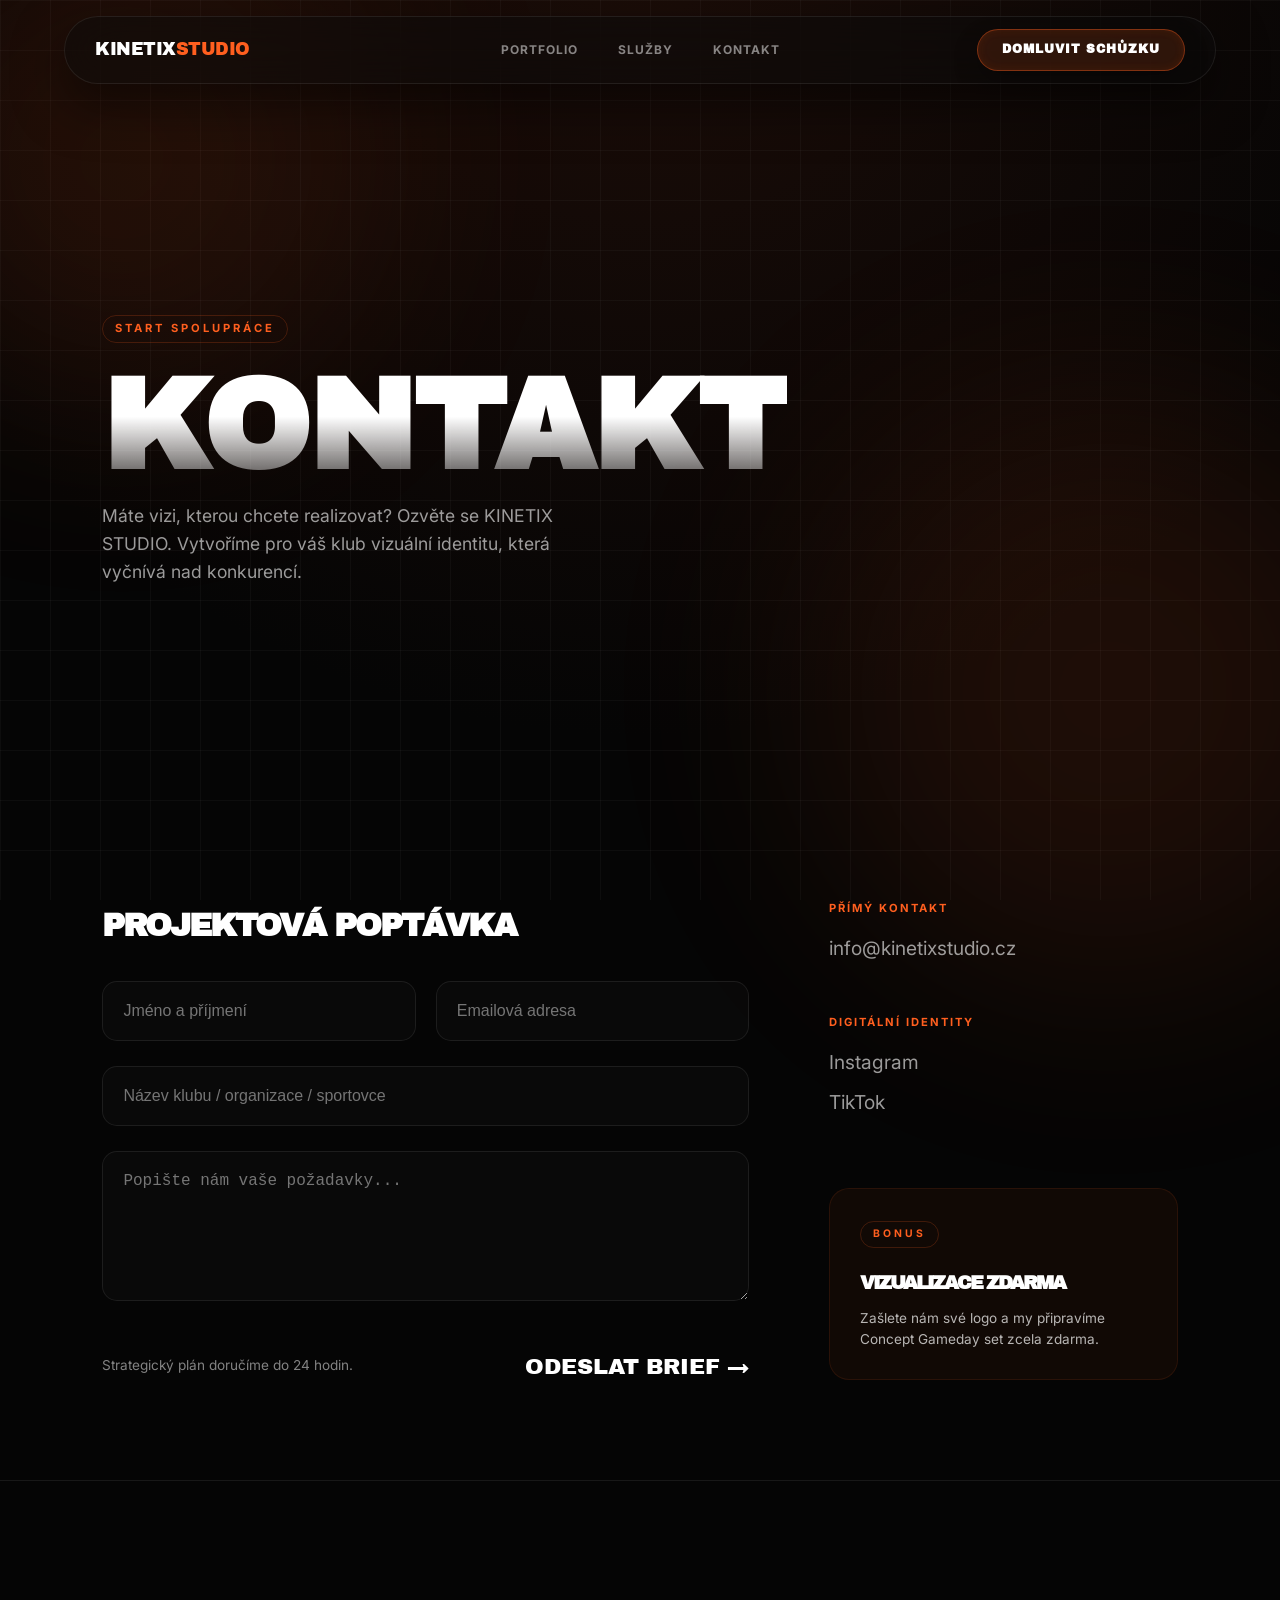
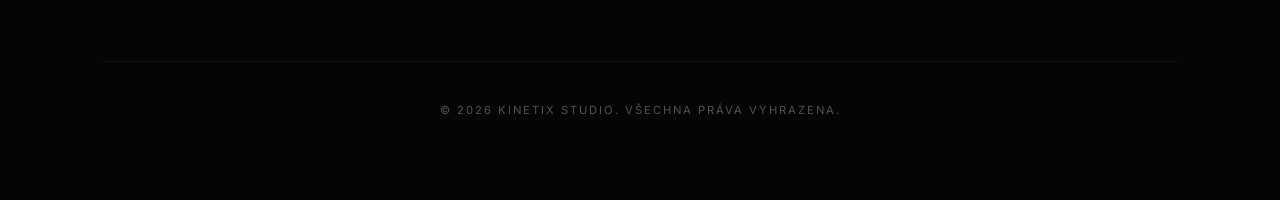
<file: kontakt.html>
<!DOCTYPE html>
<html lang="cs">
<head>
    <meta charset="UTF-8">
    <meta name="viewport" content="width=device-width, initial-scale=1.0">
    <title>KONTAKT | KINETIX STUDIO</title>
    <link rel="stylesheet" href="style.css">
    <link href="https://fonts.googleapis.com/css2?family=Archivo+Black&family=Inter:wght@400;700&display=swap" rel="stylesheet">
    <script src="https://cdnjs.cloudflare.com/ajax/libs/gsap/3.12.2/gsap.min.js"></script>
</head>
<body>

    <div class="blob-container">
        <div class="blob blob-1"></div>
        <div class="blob blob-2"></div>
    </div>

<nav>
    <div class="nav-container">
        <a href="index.html" class="logo">KINETIX<span>STUDIO</span></a>

        <div class="menu-toggle" id="mobile-menu">
            <span class="bar"></span>
            <span class="bar"></span>
            <span class="bar"></span>
        </div>

        <div class="nav-main-links" id="nav-list">
            <a href="portfolio.html">PORTFOLIO</a>
            <a href="sluzby.html">SLUŽBY</a>
            <a href="kontakt.html">KONTAKT</a>
            <a href="https://calendly.com/stepanzhor/30min" class="btn-cta-mobile">DOMLUVIT SCHŮZKU</a>
        </div>

        <div class="nav-right">
            <a href="https://calendly.com/stepanzhor/30min" target="_blank" class="btn-cta">DOMLUVIT SCHŮZKU</a>
        </div>
    </div>
</nav>

    <main>
        <section class="hero">
            <div class="hero-inner">
                <span class="badge">START SPOLUPRÁCE</span>
                <h1>KONTAKT</h1>
                <p>Máte vizi, kterou chcete realizovat? Ozvěte se KINETIX STUDIO. Vytvoříme pro váš klub vizuální identitu, která vyčnívá nad konkurencí.</p>
            </div>
        </section>

        <section class="section" style="padding-top: 0;">
            <div class="footer-container">
                <div class="footer-main-text">
                    <h2 class="section-title" style="font-size: 2rem; margin-bottom: 30px; text-align: left;">PROJEKTOVÁ POPTÁVKA</h2>
                    <form action="https://formspree.io/f/xojklyob" method="POST" class="kinetix-form-zio">
                        <div style="display: grid; grid-template-columns: repeat(auto-fit, minmax(250px, 1fr)); gap: 20px;">
                            <input type="text" name="name" placeholder="Jméno a příjmení" required>
                            <input type="email" name="email" placeholder="Emailová adresa" required>
                        </div>
                        <input type="text" name="club" placeholder="Název klubu / organizace / sportovce">
                        <textarea name="message" placeholder="Popište nám vaše požadavky..." required style="min-height: 150px;"></textarea>
                        
                        <div style="display: flex; align-items: center; justify-content: space-between; flex-wrap: wrap; gap: 20px; margin-top: 20px;">
                            <p style="font-size: 0.85rem; opacity: 0.5;">Strategický plán doručíme do 24 hodin.</p>
                            <button type="submit" class="btn-zio">ODESLAT BRIEF →</button>
                        </div>
                    </form>
                </div>

                <div class="footer-sidebar">
                    <div class="side-group">
                        <strong>PŘÍMÝ KONTAKT</strong>
                        <a href="mailto:info@kinetixstudio.cz">info@kinetixstudio.cz</a>
                    </div>
                    <div class="side-group">
                        <strong>DIGITÁLNÍ IDENTITY</strong>
                        <a href="https://instagram.com/kinetix.studio" target="_blank">Instagram</a>
                        <a href="https://tiktok.com/@kinetix.studio" target="_blank">TikTok</a>
                    </div>
                    
                    <div class="zio-item" style="padding: 30px; margin-top: 20px; background: rgba(255, 95, 31, 0.05); border-radius: 20px; border: 1px solid rgba(255, 95, 31, 0.1);">
                        <span class="badge" style="font-size: 0.65rem;">BONUS</span>
                        <h3 style="font-size: 1.2rem; margin: 10px 0;">VIZUALIZACE ZDARMA</h3>
                        <p style="font-size: 0.85rem; margin-bottom: 0; line-height: 1.5; opacity: 0.7;">Zašlete nám své logo a my připravíme Concept Gameday set zcela zdarma.</p>
                    </div>
                </div>
            </div>
        </section>
    </main>

    <footer class="footer-zio">
        <div class="footer-bottom">
            <p>&copy; 2026 KINETIX STUDIO. Všechna práva vyhrazena.</p>
        </div>
    </footer>

    <script>
        const mobileMenu = document.getElementById('mobile-menu');
        const navList = document.getElementById('nav-list');
        const body = document.body;

        // Hamburger Logika
        if (mobileMenu) {
            mobileMenu.addEventListener('click', () => {
                mobileMenu.classList.toggle('is-active');
                navList.classList.toggle('active');
                
                if (navList.classList.contains('active')) {
                    body.style.overflow = 'hidden';
                } else {
                    body.style.overflow = 'auto';
                }
            });
        }

        // Zavření menu po kliknutí na odkaz
        document.querySelectorAll('.nav-main-links a').forEach(link => {
            link.addEventListener('click', () => {
                mobileMenu.classList.remove('is-active');
                navList.classList.remove('active');
                body.style.overflow = 'auto';
            });
        });

        // GSAP Animace při načtení
        gsap.from(".hero-inner", { opacity: 0, y: 30, duration: 1, ease: "power2.out" });
        gsap.from(".footer-container", { opacity: 0, y: 50, duration: 1, delay: 0.3, ease: "power2.out" });
    </script>
</body>
</html>
</file>
<file: style.css>
:root {
    --orange: #FF5F1F;
    --black: #050505;
    --white: #FFFFFF;
    --card-glass: rgba(255, 255, 255, 0.015);
    --border-glass: rgba(255, 255, 255, 0.08);
}

/* --- ZÁKLADNÍ NASTAVENÍ --- */
* {
    margin: 0;
    padding: 0;
    box-sizing: border-box;
}

html {
    scroll-behavior: smooth;
}

body {
    background-color: var(--black);
    /* HLUBOKÉ POZADÍ: Mřížka + Radiální záře shora */
    background-image: 
        linear-gradient(rgba(255, 255, 255, 0.03) 1px, transparent 1px),
        linear-gradient(90deg, rgba(255, 255, 255, 0.03) 1px, transparent 1px),
        radial-gradient(circle at 50% -10%, #1d0d08 0%, #050505 70%);
    background-size: 50px 50px, 50px 50px, 100% 100%;
    background-attachment: fixed;
    color: var(--white);
    font-family: 'Inter', sans-serif;
    overflow-x: hidden;
    line-height: 1.6;
    -webkit-font-smoothing: antialiased;
}

/* Jemná textura šumu pro "high-end" look */
body::before {
    content: "";
    position: fixed;
    top: 0; left: 0;
    width: 100%; height: 100%;
    background-image: url('https://grainy-gradients.vercel.app/noise.svg');
    opacity: 0.02;
    z-index: 5;
    pointer-events: none;
}

h1, h2, h3, .logo {
    font-family: 'Archivo Black', sans-serif;
    text-transform: uppercase;
    letter-spacing: -2px;
}

/* --- NAVIGACE (Plovoucí kapsle) --- */
nav {
    display: flex;
    justify-content: center;
    align-items: center;
    height: 100px;
    padding: 0 5%;
    position: fixed;
    top: 0;
    width: 100%;
    z-index: 1000;
}

.nav-container {
    display: flex;
    justify-content: space-between;
    align-items: center;
    width: 100%;
    max-width: 1200px;
    background: rgba(10, 10, 10, 0.5);
    backdrop-filter: blur(25px);
    padding: 12px 30px;
    border-radius: 100px;
    border: 1px solid var(--border-glass);
    box-shadow: 0 20px 50px rgba(0,0,0,0.5);
}

.logo {
    font-size: 1.1rem;
    color: var(--white);
    text-decoration: none;
    letter-spacing: -0.5px;
}
.logo span { color: var(--orange); }

.nav-main-links {
    display: flex;
    gap: 50px;
}

.nav-main-links a {
    color: rgba(255,255,255,0.5);
    text-decoration: none;
    font-weight: 700;
    font-size: 0.75rem;
    letter-spacing: 1px;
    transition: 0.3s;
}

.nav-main-links a:hover, .active-link { 
    color: var(--white) !important; 
}

.nav-right {
    display: flex;
    align-items: center;
    gap: 20px;
}

.btn-cta {
    background: var(--orange);
    color: white;
    padding: 10px 22px;
    border-radius: 50px;
    text-decoration: none;
    font-weight: 700;
    font-size: 0.75rem;
    transition: 0.3s ease;
    border: 1px solid rgba(255,255,255,0.1);
}

.btn-cta:hover {
    background: white;
    color: black;
    transform: translateY(-2px);
}

/* --- HERO SEKCE --- */
.hero {
    height: 100vh;
    display: flex;
    align-items: center;
    padding: 0 8%;
    position: relative;
    z-index: 2;
}

.hero h1 {
    font-size: clamp(3.5rem, 10vw, 8.5rem);
    line-height: 0.85;
    /* Efekt svítícího textu z obrázku */
    background: linear-gradient(to bottom, #fff 40%, rgba(255,255,255,0.3) 100%);
    -webkit-background-clip: text;
    -webkit-text-fill-color: transparent;
    margin: 20px 0;
}

.badge {
    color: var(--orange);
    font-weight: bold;
    letter-spacing: 3px;
    font-size: 0.7rem;
    text-transform: uppercase;
    display: inline-block;
    border: 1px solid rgba(255, 95, 31, 0.2);
    padding: 4px 12px;
    border-radius: 50px;
    margin-bottom: 10px;
}

.hero p {
    font-size: 1.1rem;
    max-width: 500px;
    color: rgba(255,255,255,0.6);
}

/* --- PORTFOLIO MARQUEE --- */
.marquee-section { 
    padding: 120px 0 60px; 
    overflow: hidden; 
}

.container-title { 
    padding: 0 8% 40px; 
    text-align: left; 
}

.marquee { 
    display: flex; 
    width: 200%; 
}

.marquee-content { 
    display: flex; 
    gap: 30px; 
    animation: scroll 40s linear infinite; 
}

.marquee-item { 
    width: 500px; 
    height: 320px; 
    flex-shrink: 0; 
    border-radius: 40px; 
    overflow: hidden; 
    background: #111;
    border: 1px solid var(--border-glass);
}

.marquee-item img { 
    width: 100%; 
    height: 100%; 
    object-fit: cover; 
    transition: 0.8s; 
}

.marquee-item:hover img { 
    transform: scale(1.05); 
}

@keyframes scroll {
    from { transform: translateX(0); }
    to { transform: translateX(-50%); }
}

/* --- SLUŽBY & ZIO CARDS --- */
.section { padding: 100px 8%; }
.section-title { font-size: clamp(2.5rem, 5vw, 4rem); margin-bottom: 60px; }

.services-grid {
    display: grid;
    grid-template-columns: repeat(auto-fit, minmax(350px, 1fr));
    gap: 40px;
}

.zio-card {
    background: linear-gradient(135deg, rgba(255,255,255,0.03) 0%, rgba(255,255,255,0) 100%);
    border-radius: 35px;
    overflow: hidden;
    border: 1px solid var(--border-glass);
    backdrop-filter: blur(15px);
    /* Vnitřní stín pro efekt AgentAI */
    box-shadow: inset 0 0 30px rgba(255,255,255,0.02);
    transition: 0.5s cubic-bezier(0.16, 1, 0.3, 1);
    display: flex;
    flex-direction: column;
}

.zio-card:hover {
    transform: translateY(-15px);
    border-color: rgba(255, 95, 31, 0.4);
    box-shadow: 0 40px 80px rgba(0,0,0,0.6), inset 0 0 20px rgba(255, 95, 31, 0.05);
}

.zio-image { 
    width: 100%; 
    height: 250px; 
    position: relative; 
    overflow: hidden; 
}

.zio-image img { 
    width: 100%; 
    height: 100%; 
    object-fit: cover; 
    filter: grayscale(100%); 
    transition: 0.7s; 
}

.zio-card:hover .zio-image img { 
    filter: grayscale(0%); 
    transform: scale(1.1); 
}

.zio-content { padding: 40px; }
.zio-num { 
    font-family: 'Archivo Black'; 
    color: var(--orange); 
    font-size: 1.2rem; 
    margin-bottom: 15px; 
    display: block; 
}

.zio-content h3 { font-size: 1.6rem; margin-bottom: 15px; }
.zio-content p { font-size: 0.95rem; color: rgba(255,255,255,0.5); margin-bottom: 30px; }

.btn-zio-card {
    text-decoration: none; 
    color: var(--white);
    font-family: 'Archivo Black'; 
    font-size: 0.85rem;
    text-transform: uppercase; 
    transition: 0.3s;
}

.btn-zio-card:hover { color: var(--orange); padding-left: 10px; }

/* --- FOOTER & FORMULÁŘ --- */
.footer-zio { padding: 120px 8% 60px; border-top: 1px solid var(--border-glass); }
.footer-container { display: grid; grid-template-columns: 1.3fr 0.7fr; gap: 80px; }
.huge-title { font-size: clamp(3rem, 7vw, 6rem); line-height: 0.9; margin-bottom: 50px; }
.huge-title span { color: var(--orange); }

.kinetix-form-zio input, .kinetix-form-zio textarea {
    width: 100%; 
    background: rgba(255,255,255,0.02); 
    border: 1px solid var(--border-glass); 
    border-radius: 15px;
    padding: 20px; 
    color: white; 
    outline: none; 
    margin-bottom: 25px; 
    font-size: 1rem;
    transition: 0.3s;
}

.kinetix-form-zio input:focus { border-color: var(--orange); background: rgba(255,255,255,0.05); }

.btn-zio { 
    background: transparent; 
    color: var(--white); 
    border: none; 
    font-family: 'Archivo Black'; 
    font-size: 1.4rem; 
    cursor: pointer; 
    transition: 0.3s; 
}
.btn-zio:hover { color: var(--orange); transform: translateX(10px); }

.footer-sidebar { display: flex; flex-direction: column; gap: 40px; }
.side-group strong { display: block; font-size: 0.7rem; color: var(--orange); letter-spacing: 2px; margin-bottom: 15px; }
.side-group a { color: white; text-decoration: none; font-size: 1.2rem; display: block; opacity: 0.6; transition: 0.3s; margin-bottom: 10px; }
.side-group a:hover { opacity: 1; color: var(--orange); }

/* --- BLOBS --- */
.blob-container { position: fixed; top: 0; left: 0; width: 100%; height: 100%; z-index: -1; pointer-events: none; }
.blob { position: absolute; border-radius: 50%; background: var(--orange); opacity: 0.1; filter: blur(120px); }
.blob-1 { width: 500px; height: 500px; top: -10%; left: -10%; }
.blob-2 { width: 600px; height: 600px; bottom: -10%; right: -10%; }

/* --- MOBILNÍ MENU --- */
.menu-toggle { display: none; flex-direction: column; gap: 6px; cursor: pointer; }
.bar { width: 25px; height: 2px; background: white; transition: 0.3s; }

@media (max-width: 992px) {
    .nav-main-links { display: none; } /* V reálném projektu by se zde aktivovalo mobilní menu přes JS */
    .menu-toggle { display: flex; }
    .footer-container { grid-template-columns: 1fr; }
    .hero { text-align: center; justify-content: center; }
    .hero h1 { margin: 20px auto; }
    .hero p { margin: 0 auto; }
}

/* --- NAVIGACE (Opravené rozmístění) --- */
nav {
    display: flex;
    justify-content: center;
    align-items: center;
    height: 100px;
    padding: 0 5%;
    position: fixed;
    top: 0;
    width: 100%;
    z-index: 1000;
}

.nav-container {
    display: flex;
    justify-content: space-between;
    align-items: center;
    width: 100%;
    max-width: 1400px; /* Širší kontejner pro rozestup do krajů */
    background: rgba(10, 10, 10, 0.5);
    backdrop-filter: blur(25px);
    padding: 12px 30px;
    border-radius: 100px;
    border: 1px solid var(--border-glass);
    box-shadow: 0 20px 50px rgba(0,0,0,0.5);
}

.logo {
    font-size: 1.1rem;
    color: var(--white);
    text-decoration: none;
    flex: 1; /* Tlačí vše od sebe zleva */
    display: flex;
    align-items: center;
}

.nav-main-links {
    display: flex;
    gap: 40px;
    justify-content: center;
    flex: 2; /* Drží odkazy uprostřed */
}

.nav-right {
    display: flex;
    justify-content: flex-end;
    align-items: center;
    flex: 1; /* Tlačí vše od sebe zprava */
}

/* --- OPRAVA TLAČÍTEK (Funkčnost a vzhled) --- */
.btn-cta, .btn-primary, .btn-zio-card, .btn-zio {
    cursor: pointer;
    z-index: 10; /* Aby na ně šlo kliknout přes ostatní vrstvy */
    position: relative;
}

.btn-cta {
    background: var(--orange);
    color: white;
    padding: 10px 24px;
    border-radius: 50px;
    text-decoration: none;
    font-weight: 700;
    font-size: 0.75rem;
    transition: 0.3s all ease;
    border: 1px solid rgba(255,255,255,0.1);
    white-space: nowrap; /* Aby se text nezalomil */
}

.btn-cta:hover {
    background: var(--white);
    color: var(--black);
    transform: translateY(-2px);
}

/* --- SDÍLENÝ GLASS EFEKT PRO CTA TLAČÍTKA --- */
.btn-cta, .btn-cta-hero {
    display: inline-block;
    background: rgba(255, 95, 31, 0.15); /* Oranžový nádech */
    color: #fff;
    text-decoration: none;
    border-radius: 100px;
    font-family: 'Archivo Black', sans-serif;
    text-transform: uppercase;
    position: relative;
    overflow: hidden;
    transition: all 0.5s cubic-bezier(0.23, 1, 0.32, 1);
    backdrop-filter: blur(15px);
    -webkit-backdrop-filter: blur(15px);
    border: 1px solid rgba(255, 95, 31, 0.4);
    box-shadow: 0 10px 25px rgba(0, 0, 0, 0.3), 
                inset 0 0 10px rgba(255, 95, 31, 0.1);
    cursor: pointer;
    white-space: nowrap;
}

/* Specifické velikosti pro každé z nich */
.btn-cta {
    padding: 10px 24px;
    font-size: 0.75rem;
    letter-spacing: 1px;
}

.btn-cta-hero {
    padding: 20px 45px;
    font-size: 0.9rem;
    letter-spacing: 2px;
    margin-top: 30px;
}

/* Světelný odlesk (Shine efekt) */
.btn-cta::before, .btn-cta-hero::before {
    content: '';
    position: absolute;
    top: 0;
    left: -100%;
    width: 100%;
    height: 100%;
    background: linear-gradient(
        90deg,
        transparent,
        rgba(255, 255, 255, 0.2),
        transparent
    );
    transition: 0.6s;
}

/* Hover stavy - sjednoceno */
.btn-cta:hover, .btn-cta-hero:hover {
    background: rgba(255, 95, 31, 0.85); /* Ztmavení barvy pro čitelnost */
    border-color: rgba(255, 255, 255, 0.5);
    transform: translateY(-3px) scale(1.03);
    box-shadow: 0 15px 30px rgba(255, 95, 31, 0.4);
}

.btn-cta:hover::before, .btn-cta-hero:hover::before {
    left: 100%;
}

.lightbox {
    display: none;
    position: fixed;
    z-index: 2000;
    left: 0; top: 0; width: 100%; height: 100%;
    background: rgba(0, 0, 0, 0.9);
    backdrop-filter: blur(15px);
    justify-content: center;
    align-items: center;
}
.lightbox.active { display: flex; }
.lightbox-content { max-width: 85%; max-height: 85%; border-radius: 20px; border: 1px solid rgba(255,255,255,0.1); }
.close-lightbox { position: absolute; top: 30px; right: 50px; color: white; font-size: 50px; cursor: pointer; }
.marquee-item img { cursor: zoom-in; }


.footer-bottom {
    width: 100%;
    padding: 40px 0 20px;
    margin-top: 60px;
    border-top: 1px solid rgba(255, 255, 255, 0.05); /* Skleněná linka */
    text-align: center;
}

.footer-bottom p {
    color: rgba(255, 255, 255, 0.3);
    font-size: 0.7rem;
    letter-spacing: 2px;
    text-transform: uppercase;
}

/* ==========================================================================
   NOVÉ DOPLŇKY PRO SLUŽBY A PORTFOLIO (PŘIDEJ NA KONEC STYLE.CSS)
   ========================================================================== */

/* 1. MŘÍŽKA SLUŽEB (SLUZBY.HTML) */
.services-grid {
    display: grid;
    grid-template-columns: repeat(auto-fit, minmax(280px, 1fr));
    gap: 25px;
    max-width: 1200px;
    margin: 40px auto;
    padding: 0 20px;
}

.glass-panel {
    background: rgba(255, 255, 255, 0.03);
    border: 1px solid rgba(255, 255, 255, 0.08);
    padding: 40px;
    border-radius: 24px;
    position: relative;
    transition: 0.4s cubic-bezier(0.175, 0.885, 0.32, 1.275);
}

.glass-panel:hover {
    transform: translateY(-10px);
    background: rgba(255, 255, 255, 0.05);
    border-color: #ff5f1f; /* Kinetix Orange */
}

.card-num {
    position: absolute;
    top: 20px;
    right: 30px;
    font-family: 'Archivo Black', sans-serif;
    font-size: 3.5rem;
    opacity: 0.05;
    pointer-events: none;
    color: #fff;
}

.service-list {
    list-style: none;
    margin-top: 20px;
    padding: 0;
}

.service-list li {
    font-size: 0.9rem;
    opacity: 0.7;
    margin-bottom: 8px;
    position: relative;
    padding-left: 20px;
    color: #fff;
}

.service-list li::before {
    content: "→";
    position: absolute;
    left: 0;
    color: #ff5f1f;
}

/* 2. LIGHTBOX - VYSKAKOVACÍ OKNO (PORTFOLIO.HTML) */
.lightbox {
    position: fixed;
    top: 0;
    left: 0;
    width: 100%;
    height: 100%;
    background: rgba(0, 0, 0, 0.95);
    display: none; /* Ovládáno přes JS */
    justify-content: center;
    align-items: center;
    z-index: 9999;
    cursor: zoom-out;
}

.lightbox-content {
    max-width: 90%;
    max-height: 85%;
    border-radius: 12px;
    box-shadow: 0 0 50px rgba(0, 0, 0, 0.5);
    border: 1px solid rgba(255, 255, 255, 0.1);
}

.close-lightbox {
    position: absolute;
    top: 20px;
    right: 30px;
    font-size: 40px;
    color: #fff;
    cursor: pointer;
    opacity: 0.5;
    transition: 0.3s;
}

.close-lightbox:hover {
    opacity: 1;
}

/* 3. DOPLŇKY PRO PORTFOLIO KARTY */
.lightbox-trigger {
    cursor: zoom-in;
}

/* --- RESPONSIVNÍ NAVIGACE (OPRAVA) --- */

/* Na desktopu schováme hamburger */
.menu-toggle {
    display: none;
    cursor: pointer;
    flex-direction: column;
    gap: 6px;
    z-index: 1100;
}

@media (max-width: 992px) {
    /* Zobrazíme hamburger */
    .menu-toggle {
        display: flex;
    }

    /* Schováme původní pravé tlačítko na liště */
    .nav-right {
        display: none;
    }

    /* Hlavní menu se změní na celoobrazovkový overlay */
    .nav-main-links {
        position: fixed;
        top: 0;
        right: -100%; /* Schované vpravo */
        width: 100%;
        height: 100vh;
        background: #0a0a0a;
        flex-direction: column;
        justify-content: center;
        align-items: center;
        gap: 30px;
        transition: 0.5s cubic-bezier(0.77,0.2,0.05,1.0);
        z-index: 1050;
        padding: 40px;
    }

    /* Když je menu aktivní */
    .nav-main-links.active {
        right: 0;
    }

    .nav-main-links a {
        font-size: 2rem;
        font-family: 'Archivo Black', sans-serif;
        opacity: 1;
    }

    /* Speciální styl pro CTA tlačítko uvnitř mobilního menu */
    .nav-main-links .btn-cta-mobile {
        display: inline-block !important;
        margin-top: 20px;
        background: #ff5f1f;
        padding: 15px 35px;
        border-radius: 50px;
        font-size: 1.2rem;
        text-align: center;
    }
}

/* Na desktopu schováme mobilní verzi tlačítka */
.btn-cta-mobile {
    display: none;
}


@media (max-width: 992px) {
    /* Schováme nepotřebné věci */
    .nav-right { display: none; }

    /* Hamburger - modernější vzhled */
    .menu-toggle {
        display: flex;
        position: relative;
        z-index: 2000;
        width: 40px;
        height: 40px;
        justify-content: center;
        align-items: center;
        background: rgba(255, 255, 255, 0.05);
        border-radius: 10px;
        border: 1px solid rgba(255, 255, 255, 0.1);
    }

    .bar {
        width: 24px;
        height: 2px;
        background-color: var(--white);
        transition: 0.4s;
        position: absolute;
    }
    .bar:nth-child(1) { transform: translateY(-7px); }
    .bar:nth-child(2) { width: 16px; transform: translateX(4px); } /* Prostřední je kratší pro styl */
    .bar:nth-child(3) { transform: translateY(7px); }

    /* Aktivní stav hamburgeru (křížek) */
    .menu-toggle.is-active .bar:nth-child(1) { transform: translateY(0) rotate(45deg); }
    .menu-toggle.is-active .bar:nth-child(2) { opacity: 0; }
    .menu-toggle.is-active .bar:nth-child(3) { transform: translateY(0) rotate(-45deg); }

    /* CELOOBRAZOVKOVÉ SKLENĚNÉ MENU */
    .nav-main-links {
        position: fixed;
        top: 0;
        left: 0; /* Změna na left:0, abychom ovládali viditelnost jinak */
        width: 100%;
        height: 100vh;
        background: rgba(10, 10, 10, 0.8); /* Tmavý základ */
        backdrop-filter: blur(20px); /* Brutální rozostření */
        -webkit-backdrop-filter: blur(20px);
        display: flex;
        flex-direction: column;
        justify-content: center;
        align-items: center;
        gap: 25px;
        
        /* Schování menu bez přečuhování */
        opacity: 0;
        visibility: hidden;
        pointer-events: none;
        transform: scale(1.1); /* Efekt přiblížení při otevření */
        transition: all 0.4s cubic-bezier(0.4, 0, 0.2, 1);
    }

    /* Otevřené menu */
    .nav-main-links.active {
        opacity: 1;
        visibility: visible;
        pointer-events: all;
        transform: scale(1);
    }

    .nav-main-links a {
        font-family: var(--font-title);
        font-size: 2.5rem;
        color: var(--white);
        text-decoration: none;
        letter-spacing: -1px;
        transition: 0.3s;
        transform: translateY(20px);
        opacity: 0;
    }

    /* Animace textu po otevření */
    .nav-main-links.active a {
        transform: translateY(0);
        opacity: 1;
        transition: 0.5s cubic-bezier(0.4, 0, 0.2, 1);
    }

    /* Odstupňování animace odkazů */
    .nav-main-links.active a:nth-child(1) { transition-delay: 0.1s; }
    .nav-main-links.active a:nth-child(2) { transition-delay: 0.2s; }
    .nav-main-links.active a:nth-child(3) { transition-delay: 0.3s; }
    .nav-main-links.active a:nth-child(4) { transition-delay: 0.4s; }
    .nav-main-links.active a:nth-child(5) { transition-delay: 0.5s; }

    /* Tlačítko v menu */
    .btn-cta-mobile {
        display: block !important;
        background: var(--orange) !important;
        padding: 15px 40px !important;
        border-radius: 50px !important;
        font-size: 1rem !important;
        margin-top: 20px;
        opacity: 1 !important;
        box-shadow: 0 10px 30px rgba(255, 95, 31, 0.3);
    }
}

/* ÚPRAVA KARET NA HLAVNÍ STRÁNCE */
.service-card {
    position: relative;
    overflow: hidden; /* Aby fotka nepřečuhovala přes zaoblené rohy */
    background: #0a0a0a; /* Základní černá */
    border: 1px solid rgba(255, 255, 255, 0.1);
    border-radius: 20px;
    padding: 40px;
    min-height: 400px;
    display: flex;
    flex-direction: column;
    justify-content: flex-end; /* Text bude dole */
    z-index: 1;
    transition: 0.4s ease;
}

/* VRSTVA PRO FOTKU */
.service-card::before {
    content: "";
    position: absolute;
    top: 0;
    left: 0;
    width: 100%;
    height: 100%;
    background-image: var(--bg-img); /* Fotku si vezme z HTML */
    background-size: cover;
    background-position: center;
    filter: grayscale(100%) brightness(0.4); /* Černobílá a ztmavená */
    z-index: -2;
    transition: 0.5s ease;
}

/* PŘECHOD (GRADIENT) DO ČERNÉ */
.service-card::after {
    content: "";
    position: absolute;
    top: 0;
    left: 0;
    width: 100%;
    height: 100%;
    /* Přechod z průhledné (nahoře) do úplně černé (dole u textu) */
    background: linear-gradient(to bottom, 
                rgba(10, 10, 10, 0) 0%, 
                rgba(10, 10, 10, 0.8) 50%, 
                rgba(10, 10, 10, 1) 100%);
    z-index: -1;
}

/* EFEKT PŘI NAJETÍ MYŠÍ */
.service-card:hover {
    border-color: #ff5f1f;
    transform: translateY(-5px);
}

.service-card:hover::before {
    filter: grayscale(100%) brightness(0.6); /* Fotka se trochu rozsvítí */
    transform: scale(1.05); /* Jemný zoom */
}

/* Aby byla fotka barevná a měla fade */
.zio-image {
    position: relative;
    overflow: hidden;
}

.zio-image img {
    width: 100%;
    height: 100%;
    object-fit: cover;
    filter: brightness(0.7); /* Fotka je barevná, jen lehce ztmavená pro čitelnost */
    display: block;
}

/* Ten slibovaný fade (přechod) pod textem */
.zio-image::after {
    content: "";
    position: absolute;
    bottom: 0;
    left: 0;
    width: 100%;
    height: 70%; /* Gradient začíná od půlky fotky dolů */
    background: linear-gradient(to bottom, rgba(10, 10, 10, 0) 0%, rgba(10, 10, 10, 1) 100%);
    z-index: 1;
}

/* Pokud máš text v zio-content, ujisti se, že je nad fadem */
.zio-content {
    position: relative;
    z-index: 2;
    margin-top: -60px; /* Toto krásně vytáhne text nad ten černý fade fotky */
}
</file>
